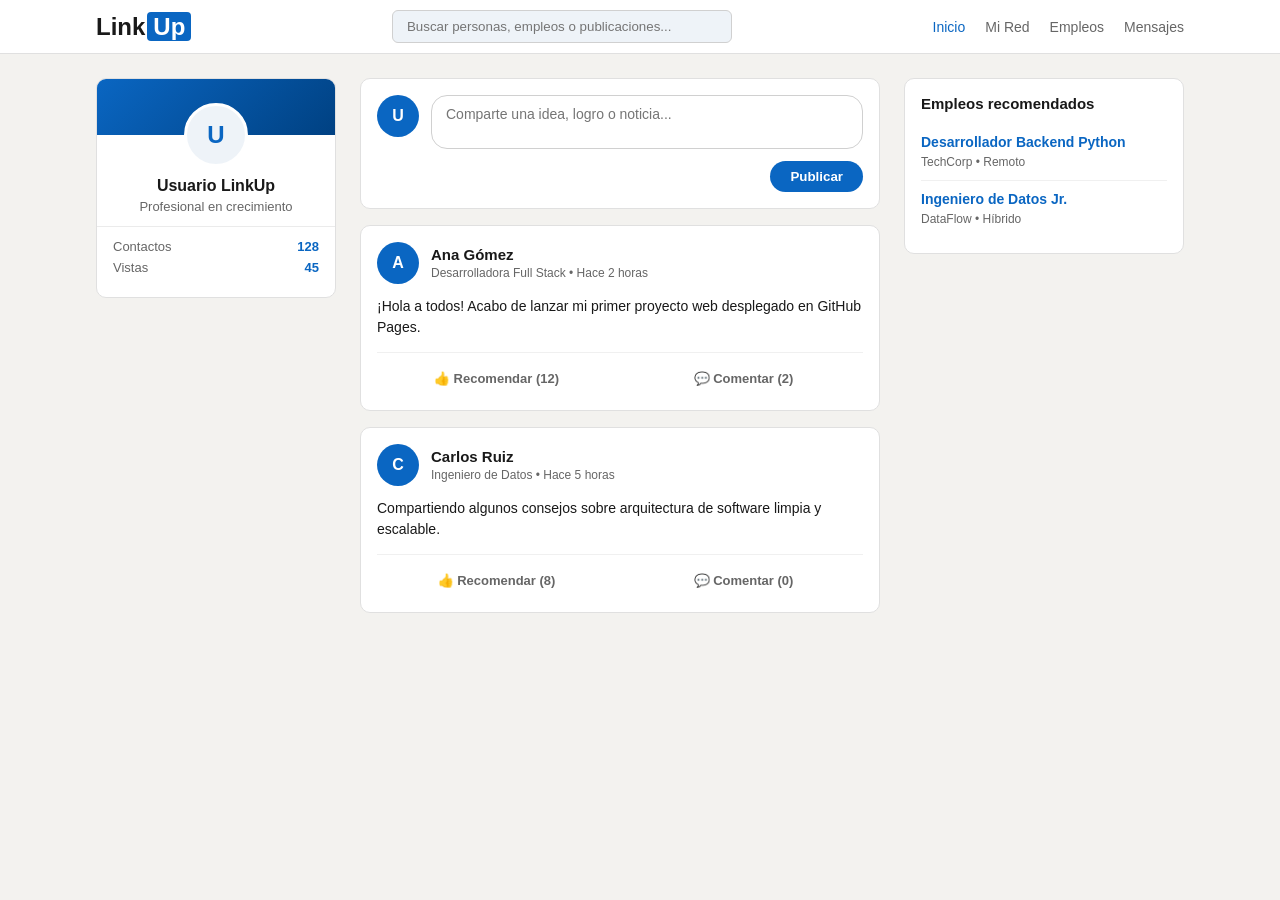
<file: index.html>
<!DOCTYPE html>
<html lang="es">
<head>
  <meta charset="UTF-8">
  <meta name="viewport" content="width=device-width, initial-scale=1.0">
  <title>LinkUp - Inicio</title>
  <style>
    * {
      box-sizing: border-box;
      margin: 0;
      padding: 0;
    }

    body {
      font-family: -apple-system, BlinkMacSystemFont, "Segoe UI", Roboto, sans-serif;
      background-color: #f3f2ef;
      color: #191919;
    }

    .navbar {
      background: #ffffff;
      border-bottom: 1px solid #e0e0e0;
      position: sticky;
      top: 0;
      z-index: 100;
    }

    .nav-container {
      max-width: 1120px;
      margin: 0 auto;
      padding: 10px 16px;
      display: flex;
      align-items: center;
      justify-content: space-between;
      gap: 16px;
    }

    .logo {
      font-size: 24px;
      font-weight: 800;
      color: #191919;
    }

    .logo span {
      background: #0a66c2;
      color: #fff;
      padding: 1px 6px;
      border-radius: 4px;
      margin-left: 2px;
    }

    .search-bar {
      flex: 1;
      max-width: 340px;
      padding: 8px 14px;
      border-radius: 6px;
      border: 1px solid #d0d0d0;
      background: #eef3f8;
      outline: none;
    }

    .nav-links {
      display: flex;
      gap: 20px;
    }

    .nav-links a {
      text-decoration: none;
      color: #666666;
      font-size: 14px;
      font-weight: 500;
    }

    .nav-links a.active,
    .nav-links a:hover {
      color: #0a66c2;
    }

    .main-grid {
      max-width: 1120px;
      margin: 24px auto;
      padding: 0 16px;
      display: grid;
      grid-template-columns: 240px 1fr 280px;
      gap: 24px;
    }

    .card {
      background: #ffffff;
      border: 1px solid #e0e0e0;
      border-radius: 10px;
      padding: 16px;
      margin-bottom: 16px;
    }

    .profile-card {
      padding: 0 0 16px;
      text-align: center;
      overflow: hidden;
    }

    .cover-bg {
      height: 56px;
      background: linear-gradient(135deg, #0a66c2, #004182);
    }

    .avatar {
      width: 64px;
      height: 64px;
      border-radius: 50%;
      background: #eef3f8;
      color: #0a66c2;
      font-size: 24px;
      font-weight: bold;
      display: flex;
      align-items: center;
      justify-content: center;
      margin: -32px auto 10px;
      border: 3px solid #ffffff;
    }

    .profile-card h3 {
      font-size: 16px;
    }

    .profile-card .role {
      font-size: 13px;
      color: #666666;
      margin: 4px 0 12px;
    }

    .profile-card hr {
      border: 0;
      border-top: 1px solid #ebebeb;
      margin-bottom: 12px;
    }

    .stats {
      padding: 0 16px;
      font-size: 13px;
      color: #666666;
    }

    .stats div {
      display: flex;
      justify-content: space-between;
      margin-bottom: 6px;
    }

    .stats strong {
      color: #0a66c2;
    }

    .input-row {
      display: flex;
      gap: 12px;
    }

    .avatar-sm {
      width: 42px;
      height: 42px;
      border-radius: 50%;
      background: #0a66c2;
      color: #ffffff;
      font-weight: bold;
      display: flex;
      align-items: center;
      justify-content: center;
      flex-shrink: 0;
    }

    textarea {
      width: 100%;
      border: 1px solid #d0d0d0;
      border-radius: 16px;
      padding: 10px 14px;
      font-family: inherit;
      font-size: 14px;
      resize: none;
      outline: none;
    }

    textarea:focus {
      border-color: #0a66c2;
    }

    .form-actions {
      display: flex;
      justify-content: flex-end;
      margin-top: 12px;
    }

    .btn-primary {
      background: #0a66c2;
      color: #ffffff;
      border: none;
      padding: 8px 20px;
      border-radius: 20px;
      font-weight: 600;
      cursor: pointer;
    }

    .btn-primary:hover {
      background: #004182;
    }

    .post-header {
      display: flex;
      align-items: center;
      gap: 12px;
      margin-bottom: 12px;
    }

    .post-header h4 {
      font-size: 15px;
    }

    .post-header span {
      font-size: 12px;
      color: #666666;
    }

    .post-body {
      font-size: 14px;
      line-height: 1.5;
      margin-bottom: 14px;
    }

    .post-actions {
      display: flex;
      gap: 8px;
      border-top: 1px solid #f0f0f0;
      padding-top: 10px;
    }

    .btn-action {
      flex: 1;
      background: transparent;
      border: none;
      padding: 8px;
      border-radius: 6px;
      font-size: 13px;
      font-weight: 600;
      color: #666666;
      cursor: pointer;
    }

    .btn-action:hover {
      background: #f3f2ef;
    }

    .btn-action.liked {
      color: #0a66c2;
      background: #eef3f8;
    }

    .comments-box {
      margin-top: 12px;
      padding-top: 12px;
      border-top: 1px solid #f0f0f0;
    }

    .hidden {
      display: none;
    }

    .comment-input-row {
      display: flex;
      gap: 8px;
      margin-bottom: 10px;
    }

    .comment-input-row input {
      flex: 1;
      padding: 6px 12px;
      border: 1px solid #d0d0d0;
      border-radius: 16px;
      font-size: 13px;
      outline: none;
    }

    .comment-input-row button {
      background: #eef3f8;
      color: #0a66c2;
      border: none;
      padding: 6px 14px;
      border-radius: 16px;
      font-weight: 600;
      cursor: pointer;
    }

    .comment-item {
      background: #f8f9fa;
      padding: 8px 12px;
      border-radius: 8px;
      font-size: 13px;
      margin-bottom: 6px;
    }

    .sidebar-right h4 {
      font-size: 15px;
      margin-bottom: 12px;
    }

    .job-item {
      padding: 10px 0;
      border-bottom: 1px solid #f0f0f0;
    }

    .job-item:last-child {
      border-bottom: none;
    }

    .job-item strong {
      display: block;
      font-size: 14px;
      color: #0a66c2;
      margin-bottom: 2px;
    }

    .job-item span {
      font-size: 12px;
      color: #666666;
    }
  </style>
</head>
<body>

  <header class="navbar">
    <div class="nav-container">
      <div class="logo">Link<span>Up</span></div>
      <input type="text" id="search-bar" class="search-bar" placeholder="Buscar personas, empleos o publicaciones...">
      <nav class="nav-links">
        <a href="#" class="active">Inicio</a>
        <a href="#">Mi Red</a>
        <a href="#">Empleos</a>
        <a href="#">Mensajes</a>
      </nav>
    </div>
  </header>

  <div class="main-grid">
    <!-- Columna Izquierda -->
    <aside class="sidebar-left">
      <div class="card profile-card">
        <div class="cover-bg"></div>
        <div class="avatar">U</div>
        <h3>Usuario LinkUp</h3>
        <p class="role">Profesional en crecimiento</p>
        <hr>
        <div class="stats">
          <div><span>Contactos</span><strong>128</strong></div>
          <div><span>Vistas</span><strong>45</strong></div>
        </div>
      </div>
    </aside>

    <!-- Columna Central -->
    <main class="feed-column">
      <div class="card create-post">
        <form id="post-form">
          <div class="input-row">
            <div class="avatar-sm">U</div>
            <textarea id="post-input" rows="2" placeholder="Comparte una idea, logro o noticia..." required></textarea>
          </div>
          <div class="form-actions">
            <button type="submit" class="btn-primary">Publicar</button>
          </div>
        </form>
      </div>

      <div id="feed-list"></div>
    </main>

    <!-- Columna Derecha -->
    <aside class="sidebar-right">
      <div class="card">
        <h4>Empleos recomendados</h4>
        <div class="job-item">
          <strong>Desarrollador Backend Python</strong>
          <span>TechCorp • Remoto</span>
        </div>
        <div class="job-item">
          <strong>Ingeniero de Datos Jr.</strong>
          <span>DataFlow • Híbrido</span>
        </div>
      </div>
    </aside>
  </div>

  <script>
    const initialPosts = [
      {
        id: 1,
        author: "Ana Gómez",
        role: "Desarrolladora Full Stack",
        time: "Hace 2 horas",
        content: "¡Hola a todos! Acabo de lanzar mi primer proyecto web desplegado en GitHub Pages.",
        likes: 12,
        liked: false,
        comments: ["¡Felicidades Ana!", "Excelente trabajo."]
      },
      {
        id: 2,
        author: "Carlos Ruiz",
        role: "Ingeniero de Datos",
        time: "Hace 5 horas",
        content: "Compartiendo algunos consejos sobre arquitectura de software limpia y escalable.",
        likes: 8,
        liked: false,
        comments: []
      }
    ];

    let posts = JSON.parse(localStorage.getItem("linkup_posts")) || initialPosts;

    function savePosts() {
      localStorage.setItem("linkup_posts", JSON.stringify(posts));
    }

    function renderPosts(filterText = "") {
      const feedList = document.getElementById("feed-list");
      feedList.innerHTML = "";

      const filtered = posts.filter(post =>
        post.content.toLowerCase().includes(filterText.toLowerCase()) ||
        post.author.toLowerCase().includes(filterText.toLowerCase())
      );

      filtered.forEach(post => {
        const commentsHTML = post.comments
          .map(c => `<div class="comment-item"><strong>Comentario:</strong> ${c}</div>`)
          .join("");

        const article = document.createElement("article");
        article.className = "card post-card";
        article.innerHTML = `
          <div class="post-header">
            <div class="avatar-sm">${post.author[0].toUpperCase()}</div>
            <div>
              <h4>${post.author}</h4>
              <span>${post.role} • ${post.time}</span>
            </div>
          </div>
          <p class="post-body">${post.content}</p>
          <div class="post-actions">
            <button type="button" class="btn-action ${post.liked ? "liked" : ""}" onclick="toggleLike(${post.id})">
              👍 Recomendar (<span>${post.likes}</span>)
            </button>
            <button type="button" class="btn-action" onclick="toggleComments(this)">
              💬 Comentar (${post.comments.length})
            </button>
          </div>
          <div class="comments-box hidden">
            <div class="comment-input-row">
              <input type="text" placeholder="Escribe un comentario...">
              <button type="button" onclick="addComment(${post.id}, this)">Enviar</button>
            </div>
            <div class="comments-list">${commentsHTML}</div>
          </div>
        `;
        feedList.appendChild(article);
      });
    }

    document.addEventListener("DOMContentLoaded", () => {
      renderPosts();

      const postInput = document.getElementById("post-input");
      const postForm = document.getElementById("post-form");
      const searchBar = document.getElementById("search-bar");

      postInput.addEventListener("focus", () => (postInput.rows = 3));
      postInput.addEventListener("blur", () => {
        if (!postInput.value.trim()) postInput.rows = 2;
      });

      postForm.addEventListener("submit", (e) => {
        e.preventDefault();
        const content = postInput.value.trim();
        if (!content) return;

        posts.unshift({
          id: Date.now(),
          author: "Usuario LinkUp",
          role: "Profesional en crecimiento",
          time: "Ahora mismo",
          content: content,
          likes: 0,
          liked: false,
          comments: []
        });

        savePosts();
        renderPosts(searchBar.value);
        postInput.value = "";
        postInput.rows = 2;
      });

      searchBar.addEventListener("input", (e) => {
        renderPosts(e.target.value);
      });
    });

    function toggleLike(id) {
      const post = posts.find(p => p.id === id);
      if (!post) return;
      post.liked = !post.liked;
      post.likes += post.liked ? 1 : -1;
      savePosts();
      renderPosts(document.getElementById("search-bar").value);
    }

    function toggleComments(btn) {
      const commentsBox = btn.closest(".post-card").querySelector(".comments-box");
      commentsBox.classList.toggle("hidden");
    }

    function addComment(id, btn) {
      const input = btn.previousElementSibling;
      const text = input.value.trim();
      if (!text) return;

      const post = posts.find(p => p.id === id);
      if (post) {
        post.comments.push(text);
        savePosts();
        renderPosts(document.getElementById("search-bar").value);
      }
    }
  </script>
</body>
</html>
</file>
